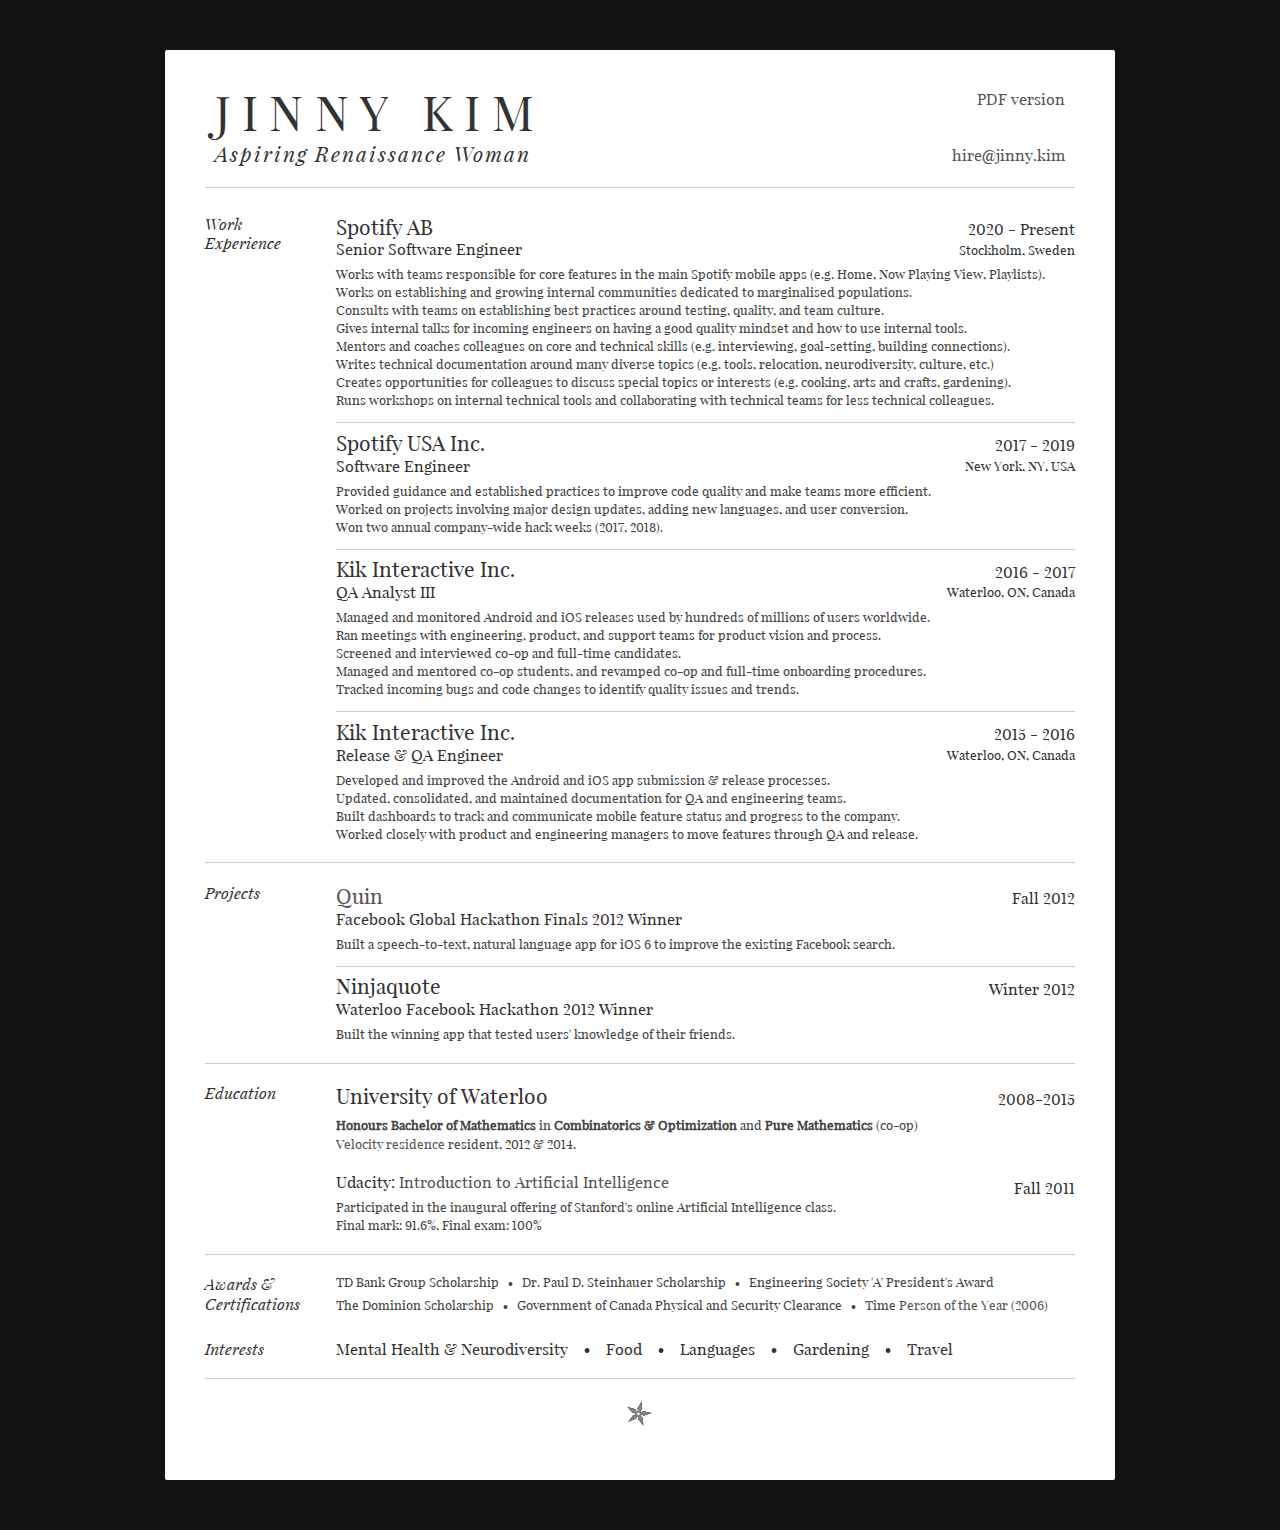
<file: resume/index.html>
<!DOCTYPE html>
<html>

<head>
    <title>Hire a Jinny</title>

    <!-- Legend has it that I bake *great* cookies. -->
    <meta http-equiv="content-type" content="text/html; charset=utf-8" />

    <link rel="stylesheet" type="text/css" href="../static/css/reset-fonts-grids.css" media="all" />

    <link rel="stylesheet" type="text/css" href="../static/css/resume.css" media="all" />

    <!-- Google tag (gtag.js) -->
    <script async src="https://www.googletagmanager.com/gtag/js?id=G-TBSDZG3HZ7"></script>
    <script>
        window.dataLayer = window.dataLayer || [];
        function gtag() { dataLayer.push(arguments); }
        gtag('js', new Date());

        gtag('config', 'G-TBSDZG3HZ7');
    </script>
</head>
<!-- 	CAUTION: The indentation in <body> is full of dragons;
		i.e., I will one day have proper HTML formatting/spacing that doesn't make me cry every time I look at it.  -->

<body>
    <div id="doc2" class="yui-t7">
        <div id="inner">
            <div id="hd">
                <div class="yui-gc">
                    <div class="yui-u first">
                        <h1>Jinny Kim</h1>
                        <h2><i>Aspiring Renaissance Woman</i></h2>
                    </div>
                    <div class="yui-u">
                        <div class="contact-info">
                            <h3 id="pdf"><a class="nounder" href="../static/resume.pdf">PDF version</a></h3>
                            <br />
                            <h3><a class="nounder" href="mailto:hire+resume@jinny.kim">hire@jinny.kim</a></h3>
                            <h3>
                            </h3>
                        </div>
                    </div>
                </div>
            </div>
            <div id="bd">
                <div id="yui-main">
                    <div class="yui-b">
                        <div class="yui-gf">
                            <div class="yui-u first">
                                <h3>Work Experience</h3>
                            </div>
                            <div class="yui-u">
                                <div class="job">
                                    <h2>Spotify AB</h2>
                                    <h3>Senior Software Engineer</h3>
                                    <h4>2020 - Present<br />
                                        <small>Stockholm, Sweden</small>
                                    </h4>
                                    <p>
                                        Works with teams responsible for core features in the main Spotify mobile apps
                                        (e.g. Home, Now Playing View, Playlists).<br />
                                        <!--                                         Leads groups that work on improving code quality and testing culture on larger-scale projects across the company.<br /> -->
                                        Works on establishing and growing internal communities dedicated to marginalised
                                        populations.<br />
                                        Consults with teams on establishing best practices around testing, quality, and
                                        team culture.<br />
                                        Gives internal talks for incoming engineers on having a good quality mindset and
                                        how to use internal tools.<br />
                                        Mentors and coaches colleagues on core and technical skills (e.g. interviewing,
                                        goal-setting, building connections).<br />
                                        Writes technical documentation around many diverse topics (e.g. tools,
                                        relocation, neurodiversity, culture, etc.)<br />
                                        Creates opportunities for colleagues to discuss special topics or interests
                                        (e.g. cooking, arts and crafts, gardening).<br />
                                        Runs workshops on internal technical tools and collaborating with technical
                                        teams for less technical colleagues.<br />
                                    </p>
                                </div>
                                <div class="job">
                                    <h2>Spotify USA Inc.</h2>
                                    <h3>Software Engineer</h3>
                                    <h4>2017 - 2019<br />
                                        <small>New York, NY, USA</small>
                                    </h4>
                                    <p>
                                        Provided guidance and established practices to improve code quality and make
                                        teams more efficient.<br />
                                        Worked on projects involving major design updates, adding new languages, and
                                        user conversion.<br />
                                        Won two annual company-wide hack weeks (2017, 2018).
                                    </p>
                                </div>
                                <div class="job">
                                    <h2>Kik Interactive Inc.</h2>
                                    <h3>QA Analyst III</h3>
                                    <h4>2016 - 2017<br />
                                        <small>Waterloo, ON, Canada</small>
                                    </h4>
                                    <p>
                                        Managed and monitored Android and iOS releases used by hundreds of millions of
                                        users worldwide.<br />
                                        Ran meetings with engineering, product, and support teams for product vision and
                                        process.<br />
                                        Screened and interviewed co-op and full-time candidates.<br />
                                        Managed and mentored co-op students, and revamped co-op and full-time onboarding
                                        procedures.<br />
                                        Tracked incoming bugs and code changes to identify quality issues and trends.
                                    </p>
                                </div>
                                <div class="job last">
                                    <h2>Kik Interactive Inc.</h2>
                                    <h3>Release &amp; QA Engineer</h3>
                                    <h4>2015 - 2016<br />
                                        <small>Waterloo, ON, Canada</small>
                                    </h4>
                                    <p>
                                        Developed and improved the Android and iOS app submission &amp; release
                                        processes.<br />
                                        Updated, consolidated, and maintained documentation for QA and engineering
                                        teams.<br />
                                        Built dashboards to track and communicate mobile feature status and progress to
                                        the company.<br />
                                        Worked closely with product and engineering managers to move features through QA
                                        and release.
                                    </p>
                                </div>
                            </div>
                        </div>
                        <div class="yui-gf">
                            <div class="yui-u first">
                                <h3>Projects</h3>
                            </div>
                            <div class="yui-u">
                                <!-- TO-DO: Start doing more fun projects - this section looks sad and lonely. -->
                                <div class="job">
                                    <h2><a class="nounder" href="http://github.com/younjin/PYLONS">Quin</a></h2>
                                    <h3>Facebook Global Hackathon Finals 2012 Winner</h3>
                                    <h4>Fall 2012</h4>
                                    <p>Built a speech-to-text, natural language app for iOS 6 to improve the existing
                                        Facebook search.
                                        <br />
                                    </p>
                                </div>
                                <div class="job last">
                                    <h2>Ninjaquote</h2>
                                    <h3>Waterloo Facebook Hackathon 2012 Winner</h3>
                                    <h4>Winter 2012</h4>
                                    <p>Built the winning app that tested users' knowledge of their friends.
                                        <br />
                                    </p>
                                </div>
                            </div>
                        </div>
                        <div class="yui-gf">
                            <div class="yui-u first">
                                <h3>Education</h3>
                            </div>
                            <div class="yui-u job last">
                                <h2>University of Waterloo</h2>
                                <h4>2008-2015</h4>
                                <p><strong>Honours Bachelor of Mathematics</strong> in <strong>Combinatorics &amp;
                                        Optimization</strong> and <strong>Pure Mathematics</strong> (co-op)
                                    <br />
                                    <a class="nounder" href="http://velocity.uwaterloo.ca" target="_blank">
                                        Velocity residence</a> resident, 2012 &amp; 2014.
                                </p>
                            </div>
                            <div class="yui-u job last">
                                <h3>
                                    Udacity:
                                    <a class="nounder" href="http://www.udacity.com/course/cs271">Introduction to
                                        Artificial Intelligence</a>
                                </h3>
                                <!-- old URL of class: http://www.ai-class.com -->
                                <h4>Fall 2011</h4>
                                <p>Participated in the inaugural offering of Stanford's online Artificial Intelligence
                                    class.
                                    <br /> Final mark: 91.6%, Final exam: 100%
                                </p>
                            </div>
                        </div>
                    </div>
                    <div class="yui-gf last">
                        <div class="yui-u first">
                            <h3>Awards &amp; Certifications</h3>
                        </div>
                        <div class="yui-u smalllines">
                            <h5>TD Bank Group Scholarship &#xA0; &#x2022; &#xA0;
                                Dr. Paul D. Steinhauer Scholarship &#xA0; &#x2022; &#xA0;
                                Engineering Society 'A' President's Award
                            </h5>
                            <h5>
                                The Dominion Scholarship &#xA0; &#x2022; &#xA0;
                                Government of Canada Physical and Security Clearance &#xA0; &#x2022; &#xA0;
                                Time <a href="http://en.wikipedia.org/wiki/You_%28Time_Person_of_the_Year%29"
                                    class="nounder">Person of the Year (2006)</a>
                            </h5>
                        </div>
                    </div>
                    <div class="yui-gf last">
                        <div class="yui-u first">
                            <h3>Interests</h3>
                        </div>
                        <div class="yui-u">
                            <h3>
                                Mental Health &amp; Neurodiversity &#xA0;&#xA0; &#x2022; &#xA0;&#xA0;
                                Food &#xA0;&#xA0; &#x2022; &#xA0;&#xA0;
                                Languages &#xA0;&#xA0; &#x2022; &#xA0;&#xA0;
                                Gardening &#xA0;&#xA0; &#x2022; &#xA0;&#xA0;
                                Travel
                            </h3>
                        </div>
                    </div>
                </div>
            </div>
            <div id="ft">
                <a id="shuriken"><img src="../static/img/shuriken.png" /></a>
            </div>
        </div>
    </div>
</body>

</html>
</file>
<file: static/css/resume.css>
a.nounder {
    text-decoration: none;
}

a.nounder {
    text-decoration: none;
    line-height: 19px;
}

a.nounder:hover {
    text-decoration: underline;
}

.msg {
    padding: 10px;
    background: #222;
    position: relative;
}

.msg h1 {
    color: #fff;
}

.msg a {
    margin-left: 20px;
    background: #408814;
    color: #FFF;
    padding: 4px 8px;
    text-decoration: none;
}

.msg a:hover {
    background: #266400;
}

/* Font styles */

@font-face {
    font-family: 'Playfair Display';
    font-style: italic;
    font-weight: 400;
    src: local('Playfair Display Italic'), local('PlayfairDisplay-Italic'), url('../font/PlayfairDisplay-Italic.woff') format('woff'), url('../font/PlayfairDisplay-Italic.ttf') format('truetype');
}

@font-face {
    font-family: 'Playfair Display';
    font-style: normal;
    font-weight: normal;
    src: local('Playfair Display'), local('PlayfairDisplay'), url('../font/PlayfairDisplay-Regular.woff') format('woff'), url('../font/PlayfairDisplay-Regular.ttf') format('truetype');
}

.yui-gc {
  padding: 0 10px;
}

/* yui-grids style overrides */
html {
background-image: url(../img/dvsup.png);
}

body {
    font-family: 'Playfair Display';
    color: #444;
}

#inner {
    padding: 6px 40px;
    margin: 50px auto;
    background-color:#FFF;
    -webkit-border-radius: 2px;
    -moz-border-radius: 2px;
    border-radius:2px;
}

.yui-gf {
    margin-bottom: 1.5em;
    border-bottom: 1px solid #ccc;
}

/* header & body */
#hd {
    margin: 2em 0 2em 0;
    padding-bottom: 1.5em;
    border-bottom: 1px solid #ccc;
}

#hd h2 {
    letter-spacing: 2px;
    font-style: italic;
}

/* footer */
#ft {
    padding: 1em 0 3em 0;
    font-size: 92%;
    border-top: 1px solid #ccc;
    text-align: center;
}

#ft p {
    margin-bottom: 0;
    text-align: center;
}

#ft a#shuriken {
    margin: 10px ;
    display:inline-block;
}

/* core typography and style */
#hd h1 {
    font-size: 48px;
    text-transform: uppercase;
    letter-spacing: 11.2px;
}

h2 {
    font-size: 162%
}

h3, h4 {
    font-size: 122%;
}

/* .job h2 a {font-weight: bold; text-decoration: none;} */
h1, h2, h3, h4 { color: #333; }
p { font-size: 100%; line-height: 18px; }
a { color: #555 }
a:hover { text-decoration: none; }
strong { font-weight: bold; }
li { line-height: 24px; border-bottom: 1px solid #ccc; }
p.enlarge { font-size: 144%; padding-right: 6.5em; line-height: 24px; }
p.enlarge span { color: #000 }
.contact-info { margin-top: 7px; text-align:right; }
.first h3 { font-style: italic; }
.last { border-bottom: 0 }

.summary {font-size: 115%; }


/* section styles */

#pdf{
  margin-bottom: 20px;
}

.job, .proj, .award.last { margin-bottom: 0.5em; padding-bottom: 0.5em; }
.award { margin-bottom: 0.5em; padding-bottom: 0.5em; }
.job { position: relative; border-bottom: 1px solid #ccc; }
.job h4 { position: absolute; top: 0.35em; right: 0; text-align: right; }
.award h4 { position: absolute; top: 0; right: 0 }
.job p { margin: 0.5em 0 0.5em 0; }

.last { border: none; }
.skills-list {  }
.skills-list ul { margin: 0; }
.skills-list li { margin: 3px 0; padding: 3px 0; }
.skills-list li span { font-size: 152%; display: block; margin-bottom: -2px; padding: 0 }
.proj { width: 32%; float: left }
.proj h2 { margin-bottom: 6px; }

.award {
    position: relative;
}

#srt-ttab {
    margin-bottom: 100px; text-align: center;
}

#srt-ttab img.last {
    margin-top: 20px
}

/* override to force 1/8th width grids */
.yui-gf .yui-u{
    width:85%;
}

.yui-gf.thin {
    margin-top: -12px;
    margin-bottom: 8px;
}

.yui-gf div.first{
    width:12.3%;
}

.yui-u.smalllines h5 {
    margin-bottom: 5px;
}

/* Print-specific stuff */

@media print {
    #pdf {
        visibility: hidden;
    }

    #inner { padding: 0 0;
    margin: -40px 0 0;
    border-width: 0px;
    -webkit-border-radius: 0px;
    -moz-border-radius: 0px;
    border-radius: 0px;
    }

    .yui-gf {
        page-break-inside: avoid;
    }

    .yui-gf.side-projects {
        page-break-after: always;
    }

    .yui-gf.work-experience {
        page-break-before: always;
    }

    .noprintborder {
        border-bottom: none;
    }

    #ft {
        padding-bottom: 0;
    }
    
    /*
    #ft p {
        text-align: left;
    }

    #ft a#shuriken {
        display: block;
        margin-top: -20px;
        float: right;
    }
    */
}
</file>
